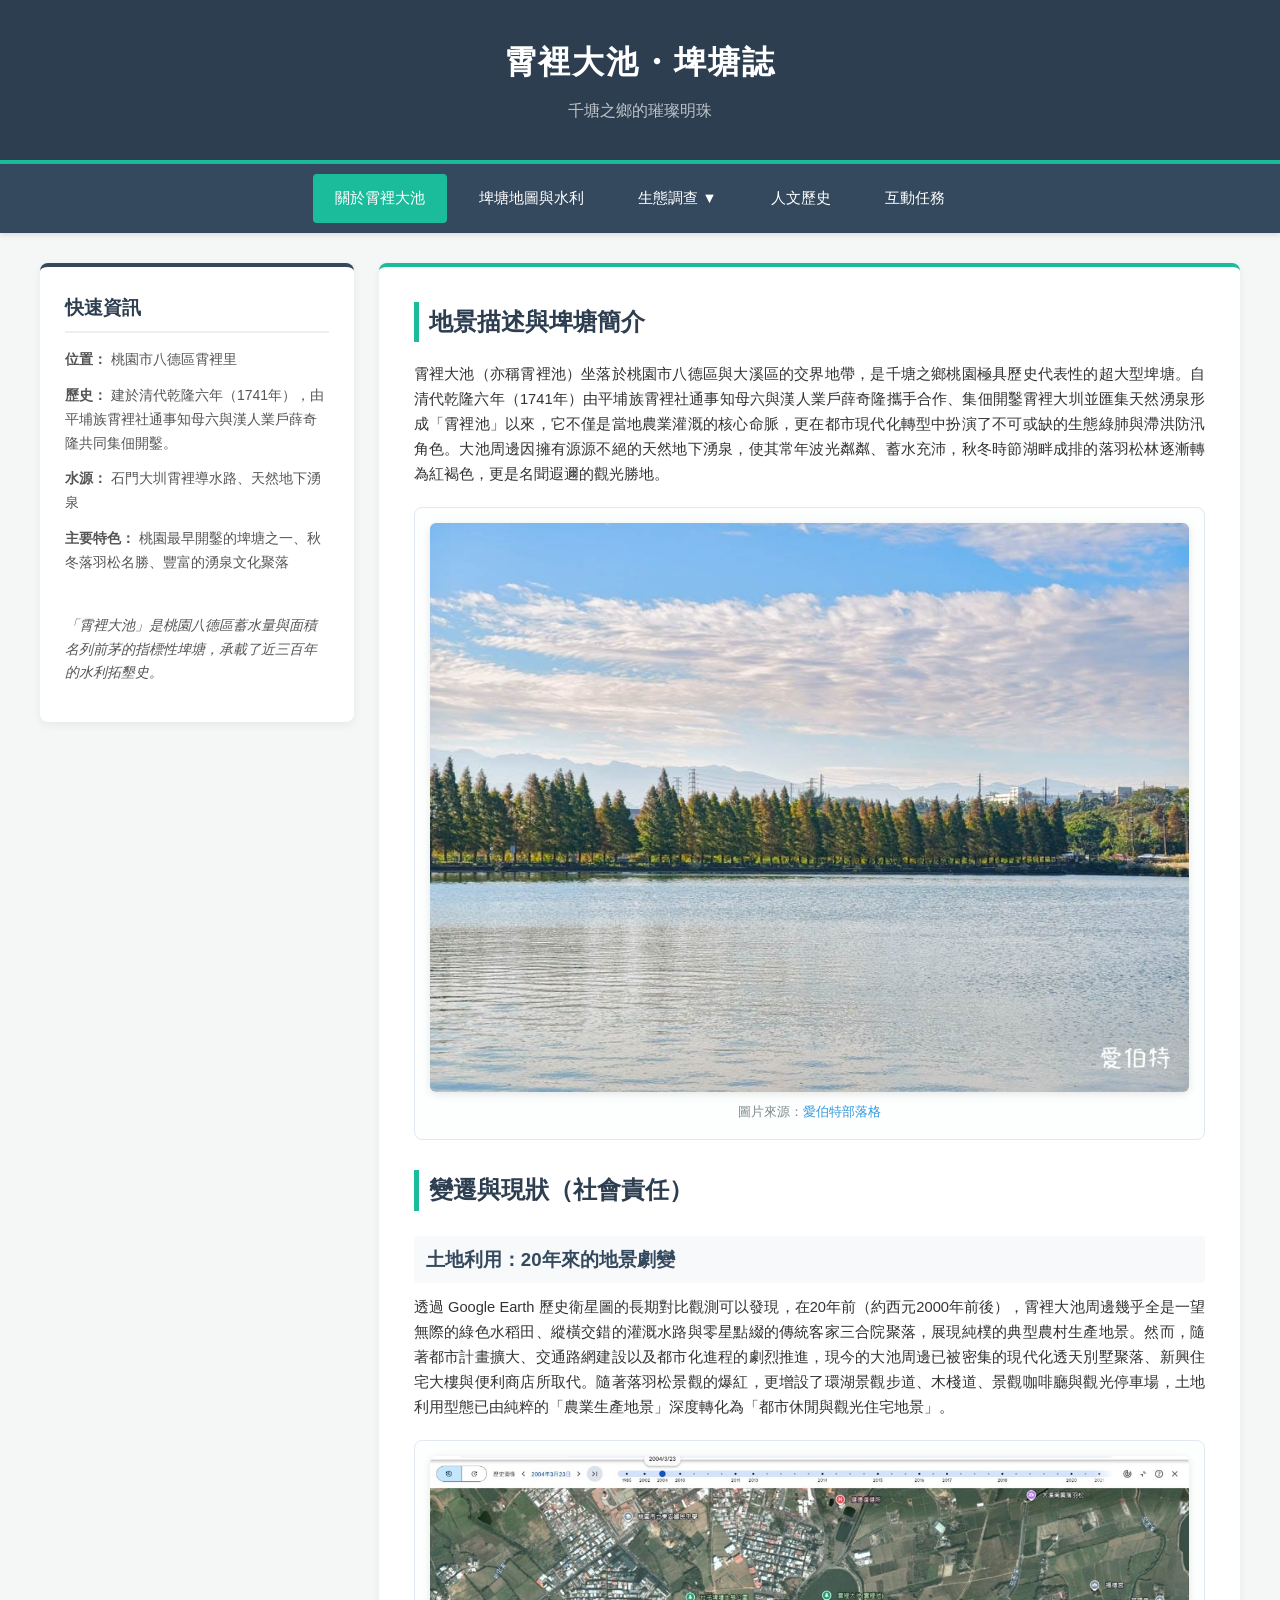
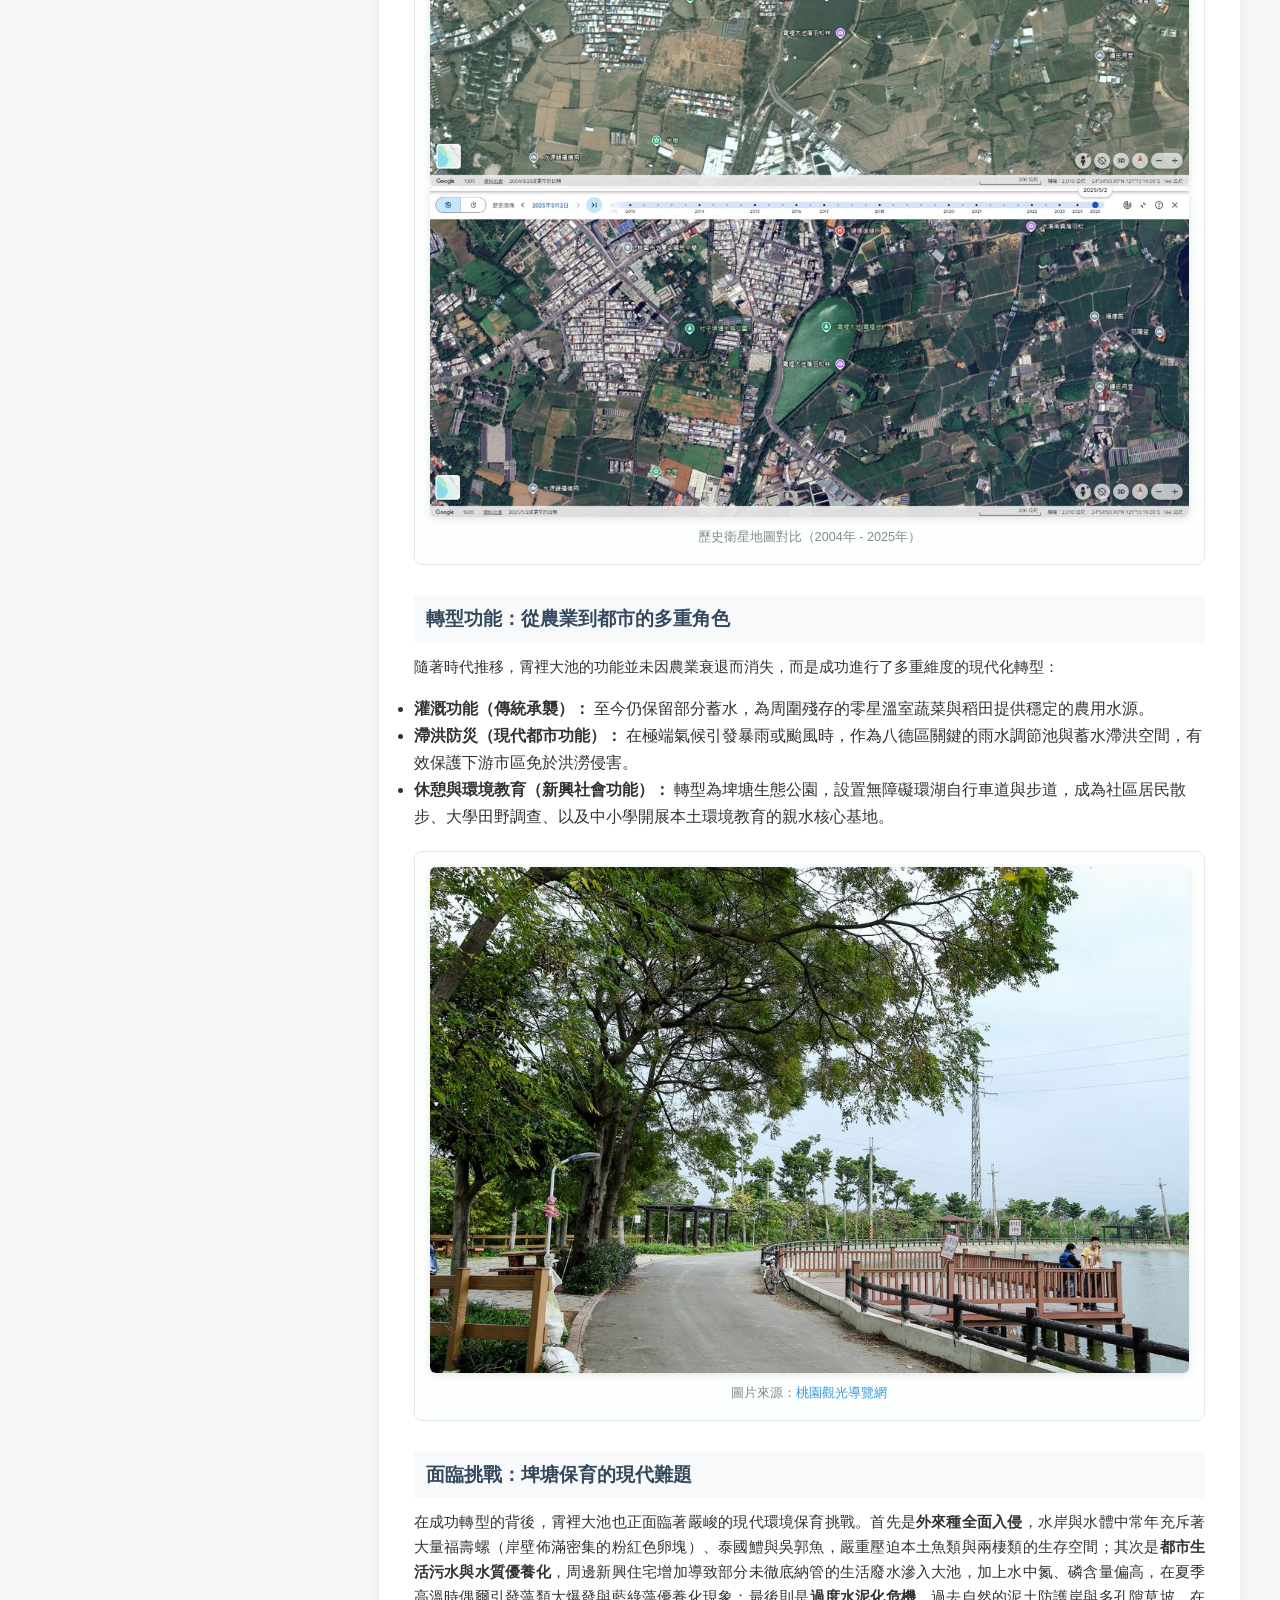
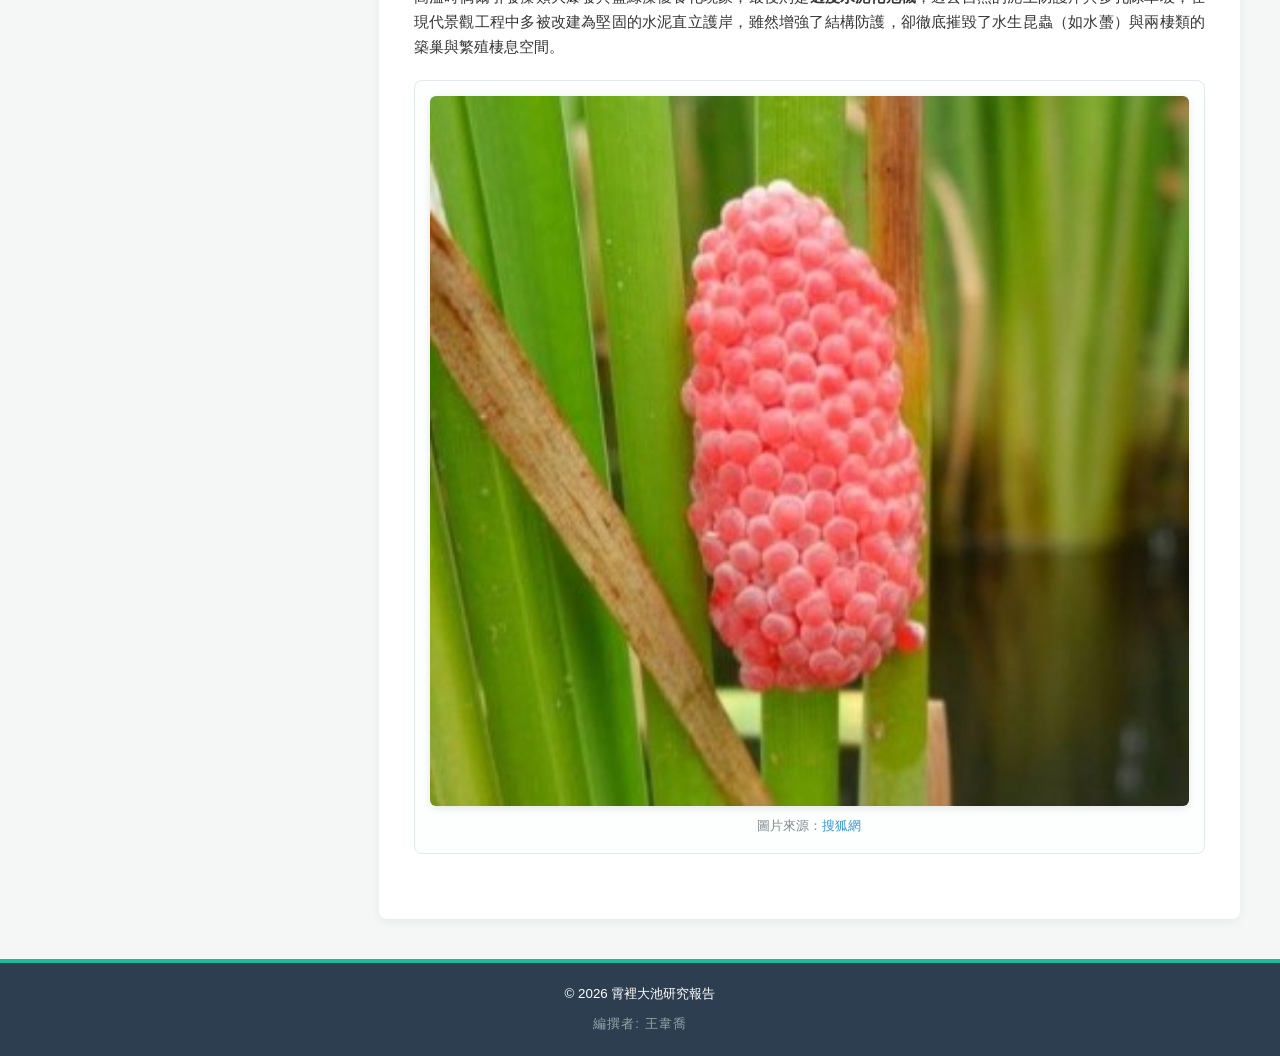
<file: index.html>
<!DOCTYPE html>
<html lang="zh-TW">
<head>
    <meta charset="UTF-8">
    <meta name="viewport" content="width=device-width, initial-scale=1.0">
    <title>桃園八德 - 霄裡大池生態導覽與田野調查</title>
    <link rel="stylesheet" href="style.css">
</head>
<body>

    <header class="site-header">
        <h1>霄裡大池・埤塘誌</h1>
        <p>千塘之鄉的璀璨明珠</p>
    </header>

    <nav class="navigation">
        <a href="index.html" class="active">關於霄裡大池</a>
        <a href="pondMap.html">埤塘地圖與水利</a>

        <div class="dropdown">
            <a href="#" class="">生態調查 ▼</a>
            <div class="dropdown-content">
                <a href="ecologyBirds.html" class="">鳥類生態</a>
                <a href="ecologyPlants.html" class="">植物生態</a>
                <a href="ecologyInsects.html" class="">昆蟲與水質</a>
            </div>
        </div>
    
        <a href="historyCulture.html">人文歷史</a>
        <a href="interactiveTasks.html">互動任務</a>
    </nav>

    <div class="container">
        
        <aside class="sidebar">
            <h3>快速資訊</h3>
            <p><strong>位置：</strong> 桃園市八德區霄裡里</p>
            <p><strong>歷史：</strong> 建於清代乾隆六年（1741年），由平埔族霄裡社通事知母六與漢人業戶薛奇隆共同集佃開鑿。</p>
            <p><strong>水源：</strong> 石門大圳霄裡導水路、天然地下湧泉</p>
            <p><strong>主要特色：</strong> 桃園最早開鑿的埤塘之一、秋冬落羽松名勝、豐富的湧泉文化聚落</p>
            <br>
            <p><em>「霄裡大池」是桃園八德區蓄水量與面積名列前茅的指標性埤塘，承載了近三百年的水利拓墾史。</em></p>
        </aside>

        <main class="main-content">
            <h2>地景描述與埤塘簡介</h2>
            <p>霄裡大池（亦稱霄裡池）坐落於桃園市八德區與大溪區的交界地帶，是千塘之鄉桃園極具歷史代表性的超大型埤塘。自清代乾隆六年（1741年）由平埔族霄裡社通事知母六與漢人業戶薛奇隆攜手合作、集佃開鑿霄裡大圳並匯集天然湧泉形成「霄裡池」以來，它不僅是當地農業灌溉的核心命脈，更在都市現代化轉型中扮演了不可或缺的生態綠肺與滯洪防汛角色。大池周邊因擁有源源不絕的天然地下湧泉，使其常年波光粼粼、蓄水充沛，秋冬時節湖畔成排的落羽松林逐漸轉為紅褐色，更是名聞遐邇的觀光勝地。</p>
            
            <div class="image-block">
                <img src="images/秋冬季節霄裡大池波光粼粼與翠綠金黃色落羽松的遠景全景照.jpg" alt="秋冬季節霄裡大池波光粼粼與紅褐色落羽松的遠景全景照">
                <p class="img-source">圖片來源：<a href="https://albertblog.tw/43120/baldcypress-xiaoli-dachi" target="_blank">愛伯特部落格</a></p>
            </div>

            <h2>變遷與現狀（社會責任）</h2>
            
            <h3>土地利用：20年來的地景劇變</h3>
            <p>透過 Google Earth 歷史衛星圖的長期對比觀測可以發現，在20年前（約西元2000年前後），霄裡大池周邊幾乎全是一望無際的綠色水稻田、縱橫交錯的灌溉水路與零星點綴的傳統客家三合院聚落，展現純樸的典型農村生產地景。然而，隨著都市計畫擴大、交通路網建設以及都市化進程的劇烈推進，現今的大池周邊已被密集的現代化透天別墅聚落、新興住宅大樓與便利商店所取代。隨著落羽松景觀的爆紅，更增設了環湖景觀步道、木棧道、景觀咖啡廳與觀光停車場，土地利用型態已由純粹的「農業生產地景」深度轉化為「都市休閒與觀光住宅地景」。</p>

            <div class="image-block">
                <img src="images/2004年.jpg" alt="2004年">
                <img src="images/2025年.jpg" alt="2025年">
                <p class="img-source">歷史衛星地圖對比（2004年 - 2025年）</p>
            </div>

            <h3>轉型功能：從農業到都市的多重角色</h3>
            <p>隨著時代推移，霄裡大池的功能並未因農業衰退而消失，而是成功進行了多重維度的現代化轉型：</p>
            <ul>
                <li><strong>灌溉功能（傳統承襲）：</strong> 至今仍保留部分蓄水，為周圍殘存的零星溫室蔬菜與稻田提供穩定的農用水源。</li>
                <li><strong>滯洪防災（現代都市功能）：</strong> 在極端氣候引發暴雨或颱風時，作為八德區關鍵的雨水調節池與蓄水滯洪空間，有效保護下游市區免於洪澇侵害。</li>
                <li><strong>休憩與環境教育（新興社會功能）：</strong> 轉型為埤塘生態公園，設置無障礙環湖自行車道與步道，成為社區居民散步、大學田野調查、以及中小學開展本土環境教育的親水核心基地。</li>
            </ul>

            <div class="image-block">
                <img src="images/環湖步道與親水空間.jpg" alt="環湖步道與親水空間">
                <p class="img-source">圖片來源：<a href="https://travel.tycg.gov.tw/zh-tw/travel/attraction/960" target="_blank">桃園觀光導覽網</a></p>
            </div>

            <h3>面臨挑戰：埤塘保育的現代難題</h3>
            <p>在成功轉型的背後，霄裡大池也正面臨著嚴峻的現代環境保育挑戰。首先是<strong>外來種全面入侵</strong>，水岸與水體中常年充斥著大量福壽螺（岸壁佈滿密集的粉紅色卵塊）、泰國鱧與吳郭魚，嚴重壓迫本土魚類與兩棲類的生存空間；其次是<strong>都市生活污水與水質優養化</strong>，周邊新興住宅增加導致部分未徹底納管的生活廢水滲入大池，加上水中氮、磷含量偏高，在夏季高溫時偶爾引發藻類大爆發與藍綠藻優養化現象；最後則是<strong>過度水泥化危機</strong>，過去自然的泥土防護岸與多孔隙草坡，在現代景觀工程中多被改建為堅固的水泥直立護岸，雖然增強了結構防護，卻徹底摧毀了水生昆蟲（如水蠆）與兩棲類的築巢與繁殖棲息空間。</p>

            <div class="image-block">
                <img src="images/福壽螺紅色卵塊.jpg" alt="福壽螺紅色卵塊">
                <p class="img-source">圖片來源：<a href="https://www.sohu.com/a/539940085_120132691" target="_blank">搜狐網</a></p>
            </div>
        </main>
    </div>

    <footer>
        <p>© 2026 霄裡大池研究報告</p>
        <p style="font-size: 10pt; color: #95a5a6; margin-top: 8px; letter-spacing: 1px;">編撰者: 王韋喬</p>
    </footer>

</body>
</html>
</file>
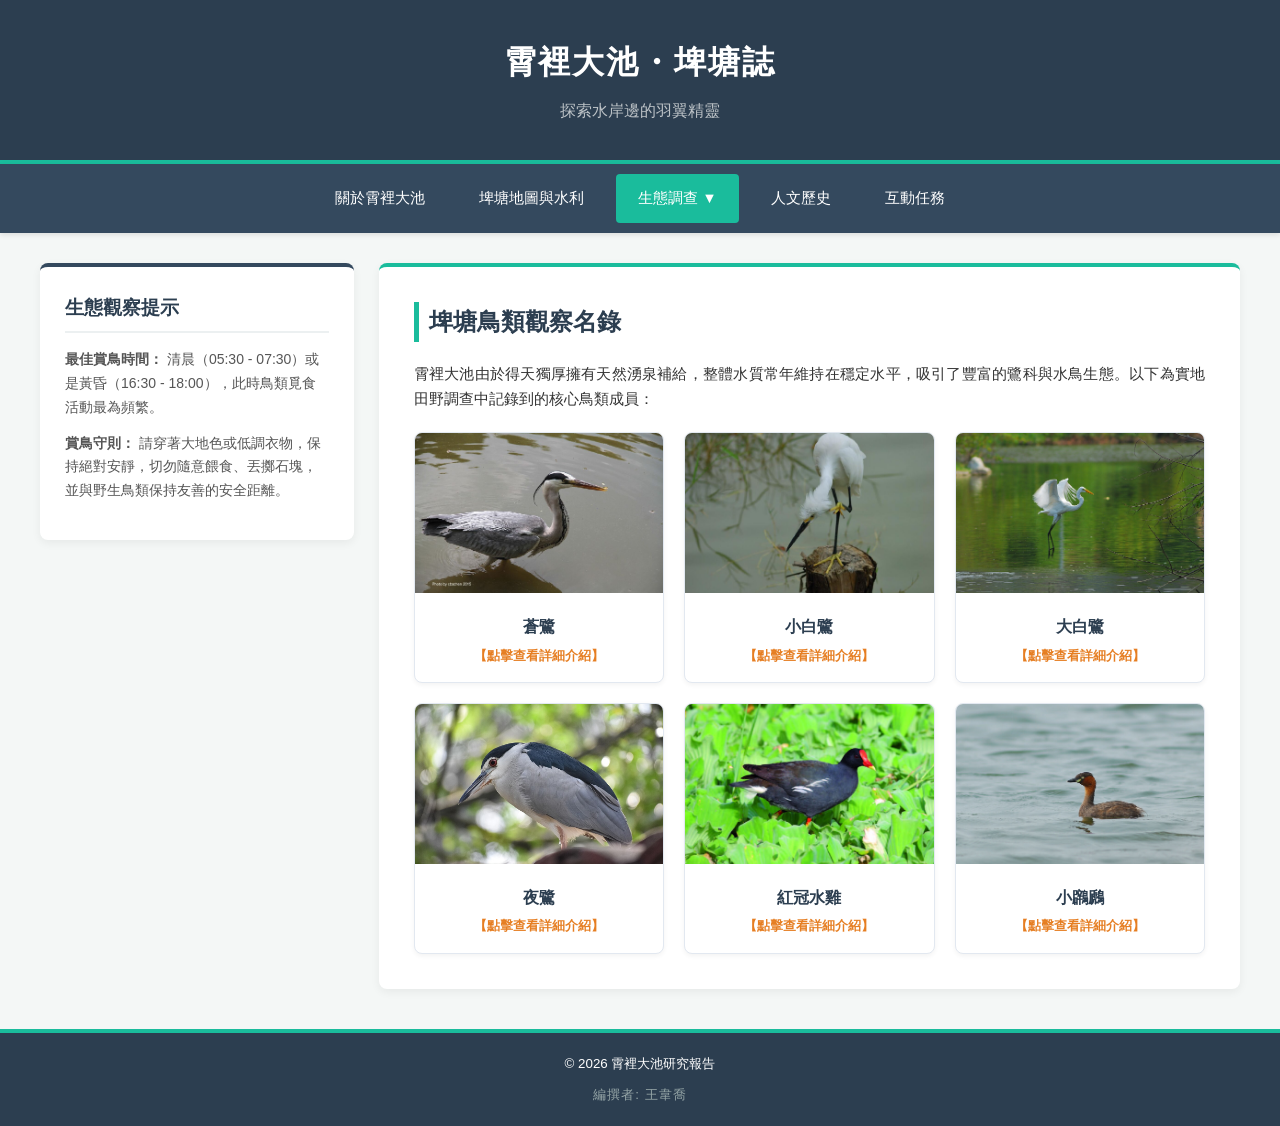
<file: ecologyBirds.html>
<!DOCTYPE html>
<html lang="zh-TW">
<head>
    <meta charset="UTF-8">
    <meta name="viewport" content="width=device-width, initial-scale=1.0">
    <title>鳥類生態 - 霄裡大池生態導覽</title>
    <link rel="stylesheet" href="style.css">
</head>
<body>

    <header class="site-header">
        <h1>霄裡大池・埤塘誌</h1>
        <p>探索水岸邊的羽翼精靈</p>
    </header>

    <nav class="navigation">
<a href="index.html">關於霄裡大池</a>
<a href="pondMap.html">埤塘地圖與水利</a>

    <div class="dropdown">
        <a href="#" class="active">生態調查 ▼</a>
        <div class="dropdown-content">
            <a href="ecologyBirds.html" class="sub-active">鳥類生態</a>
            <a href="ecologyPlants.html" class="">植物生態</a>
            <a href="ecologyInsects.html" class="">昆蟲與水質</a>
        </div>
    </div>
    
<a href="historyCulture.html">人文歷史</a>
<a href="interactiveTasks.html">互動任務</a>
    </nav>

    <div class="container">
        
        <aside class="sidebar">
            <h3>生態觀察提示</h3>
            <p><strong>最佳賞鳥時間：</strong> 清晨（05:30 - 07:30）或是黃昏（16:30 - 18:00），此時鳥類覓食活動最為頻繁。</p>
            <p><strong>賞鳥守則：</strong> 請穿著大地色或低調衣物，保持絕對安靜，切勿隨意餵食、丟擲石塊，並與野生鳥類保持友善的安全距離。</p>
        </aside>

        <main class="main-content">
            <h2>埤塘鳥類觀察名錄</h2>
            <p>霄裡大池由於得天獨厚擁有天然湧泉補給，整體水質常年維持在穩定水平，吸引了豐富的鷺科與水鳥生態。以下為實地田野調查中記錄到的核心鳥類成員：</p>
            
            <div class="card-container">
                
                <div class="card" onclick="this.classList.toggle('active-card')">
                    <img src="images/蒼鷺.jpg" alt="蒼鷺">
                    <h4>蒼鷺</h4>
                    <div class="click-hint">【點擊查看詳細介紹】</div>
                    <div class="card-details">
                        <p>體型高大威猛，全體羽毛呈灰色。常長時間如雕像般靜立於大池淺水區等待小魚游過。</p>
                    </div>
                </div>

                <div class="card" onclick="this.classList.toggle('active-card')">
                    <img src="images/小白鷺.jpg" alt="小白鷺">
                    <h4>小白鷺</h4>
                    <div class="click-hint">【點擊查看詳細介紹】</div>
                    <div class="card-details">
                        <p>全身體羽潔白如雪，黑色的嘴喙，最顯著的特徵是其鮮黃色的腳趾。</p>
                    </div>
                </div>

                <div class="card" onclick="this.classList.toggle('active-card')">
                    <img src="images/大白鷺.jpg" alt="大白鷺">
                    <h4>大白鷺</h4>
                    <div class="click-hint">【點擊查看詳細介紹】</div>
                    <div class="card-details">
                        <p>體型明顯較小白鷺大上數倍，嘴喙呈黃色。其脖子線條極長且常彎曲成優美的 S 型。</p>
                    </div>
                </div>

                <div class="card" onclick="this.classList.toggle('active-card')">
                    <img src="images/夜鷺.jpg" alt="夜鷺">
                    <h4>夜鷺</h4>
                    <div class="click-hint">【點擊查看詳細介紹】</div>
                    <div class="card-details">
                        <p>俗稱「暗光鳥」。雙眼呈血紅色，頭頂有白色飾羽。晨昏與夜間活動最為活躍。</p>
                    </div>
                </div>

                <div class="card" onclick="this.classList.toggle('active-card')">
                    <img src="images/紅冠水雞.jpg" alt="紅冠水雞">
                    <h4>紅冠水雞</h4>
                    <div class="click-hint">【點擊查看詳細介紹】</div>
                    <div class="card-details">
                        <p>常見的留鳥，額頭有醒目的紅色，擅長在水草間游泳穿梭。</p>
                    </div>
                </div>

                <div class="card" onclick="this.classList.toggle('active-card')">
                    <img src="images/小鸊鷉.jpg" alt="小鸊鷉">
                    <h4>小鸊鷉</h4>
                    <div class="click-hint">【點擊查看詳細介紹】</div>
                    <div class="card-details">
                        <p>體型嬌小，是潛水高手，遇到危險時會迅速潛入水中躲避。</p>
                    </div>
                </div>

            </div>
        </main>
    </div>


   <footer>
        <p>© 2026 霄裡大池研究報告</p>
        <p style="font-size: 10pt; color: #95a5a6; margin-top: 8px; letter-spacing: 1px;">編撰者: 王韋喬</p>
    </footer>

</body>
</html>
</file>
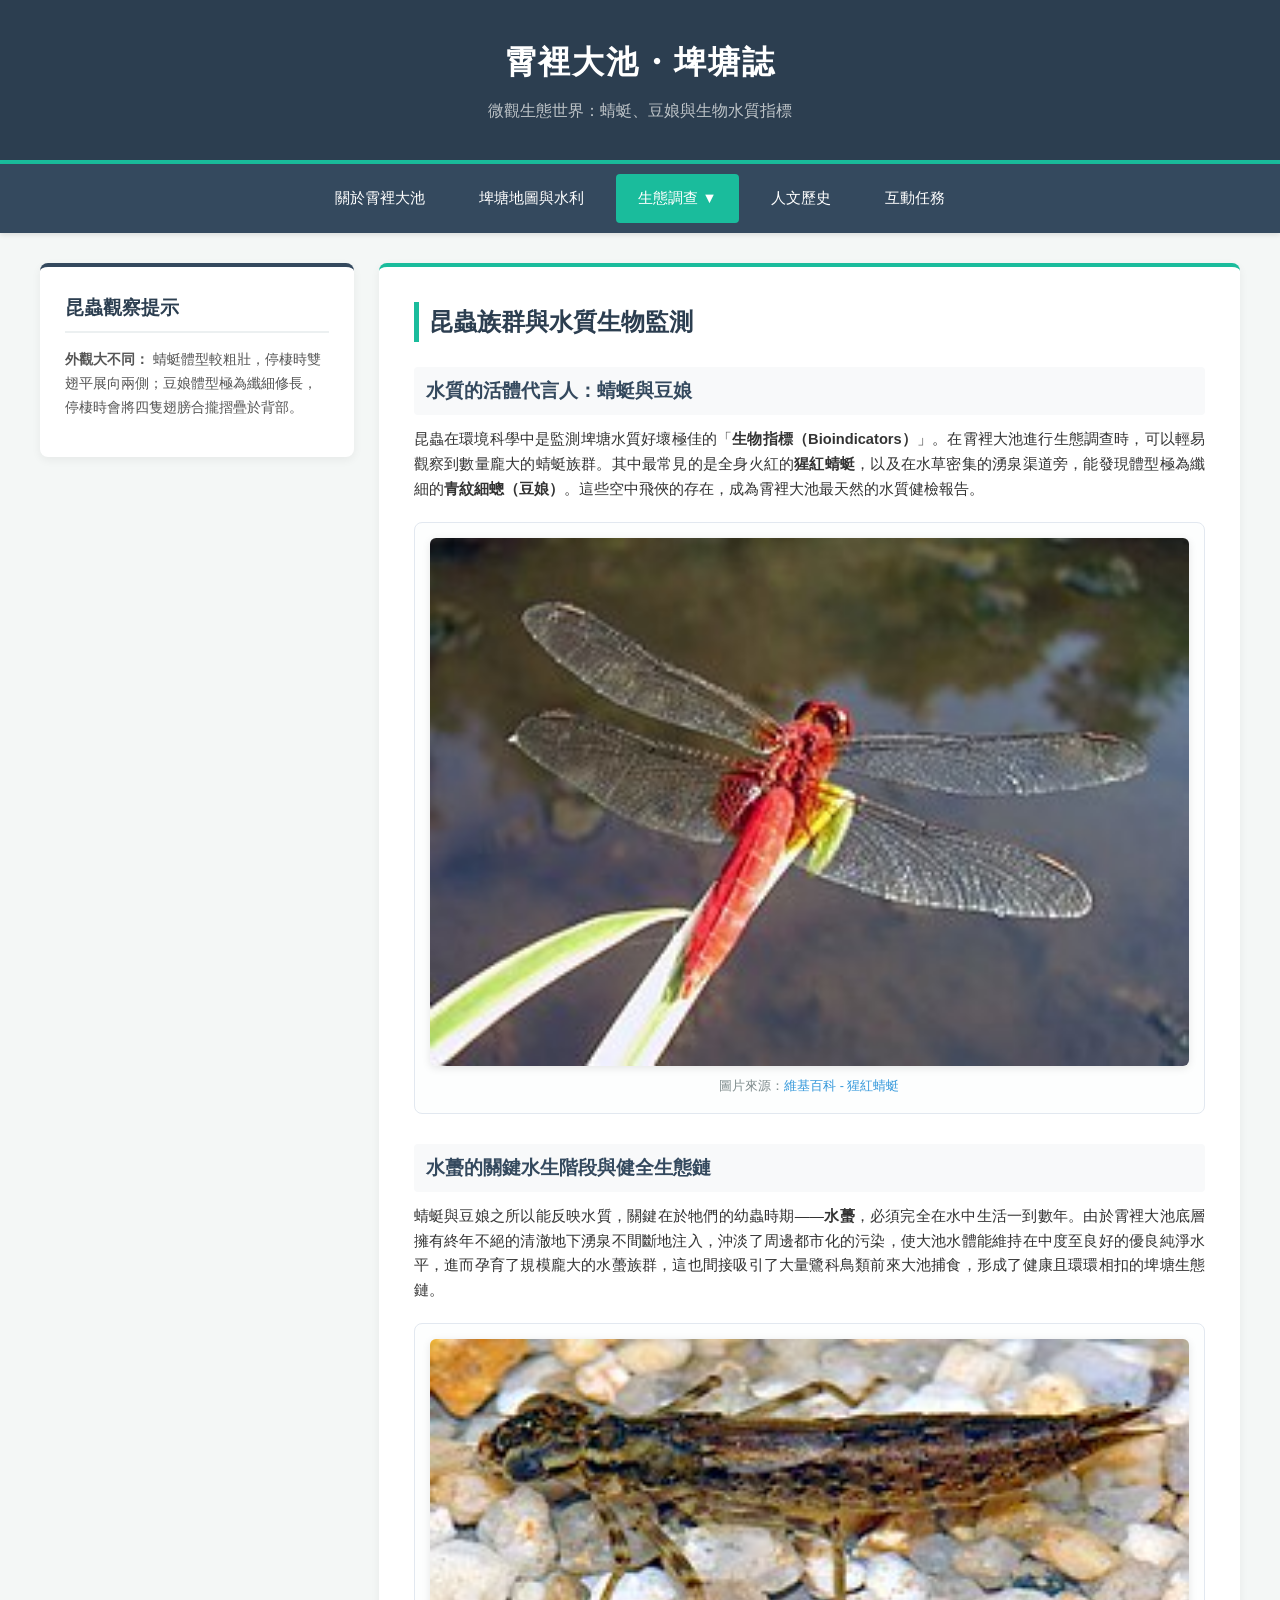
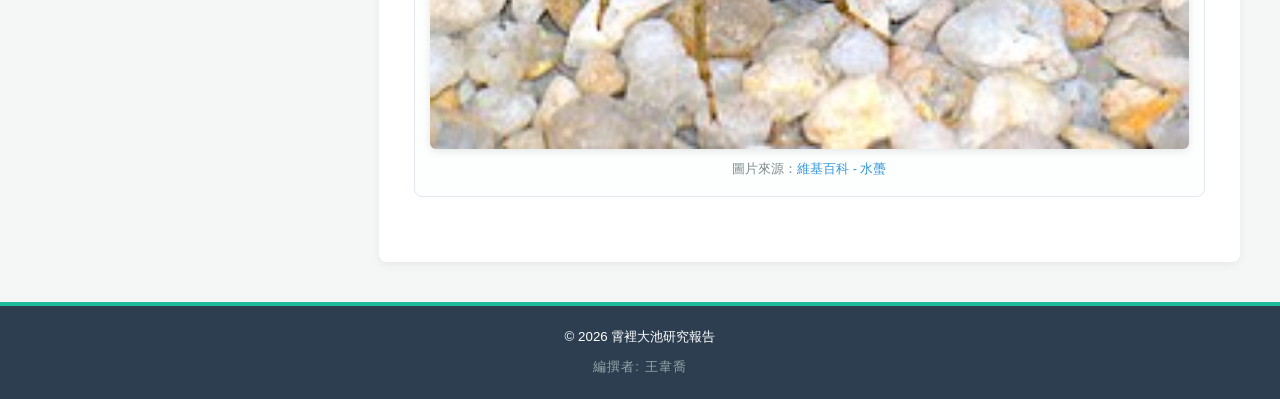
<file: ecologyInsects.html>
<!DOCTYPE html>
<html lang="zh-TW">
<head>
    <meta charset="UTF-8">
    <meta name="viewport" content="width=device-width, initial-scale=1.0">
    <title>昆蟲與水質 - 霄裡大池生態導覽</title>
    <link rel="stylesheet" href="style.css">
</head>
<body>

    <header class="site-header">
        <h1>霄裡大池・埤塘誌</h1>
        <p>微觀生態世界：蜻蜓、豆娘與生物水質指標</p>
    </header>

    <nav class="navigation">
        <a href="index.html">關於霄裡大池</a>
        <a href="pondMap.html">埤塘地圖與水利</a>
        <div class="dropdown">
            <a href="#" class="active">生態調查 ▼</a>
            <div class="dropdown-content">
                <a href="ecologyBirds.html" class="">鳥類生態</a>
                <a href="ecologyPlants.html" class="">植物生態</a>
                <a href="ecologyInsects.html" class="sub-active">昆蟲與水質</a>
            </div>
        </div>
        <a href="historyCulture.html">人文歷史</a>
        <a href="interactiveTasks.html">互動任務</a>
    </nav>

    <div class="container">
        
        <aside class="sidebar">
            <h3>昆蟲觀察提示</h3>
            <p><strong>外觀大不同：</strong> 蜻蜓體型較粗壯，停棲時雙翅平展向兩側；豆娘體型極為纖細修長，停棲時會將四隻翅膀合攏摺疊於背部。</p>
        </aside>

        <main class="main-content">
            <h2>昆蟲族群與水質生物監測</h2>
            
            <h3>水質的活體代言人：蜻蜓與豆娘</h3>
            <p>昆蟲在環境科學中是監測埤塘水質好壞極佳的「<strong>生物指標（Bioindicators）</strong>」。在霄裡大池進行生態調查時，可以輕易觀察到數量龐大的蜻蜓族群。其中最常見的是全身火紅的<strong>猩紅蜻蜓</strong>，以及在水草密集的湧泉渠道旁，能發現體型極為纖細的<strong>青紋細蟌（豆娘）</strong>。這些空中飛俠的存在，成為霄裡大池最天然的水質健檢報告。</p>

            <div class="image-block">
                <img src="images/猩紅蜻蜓特寫.jpg" alt="猩紅蜻蜓特寫">
                <p class="img-source">圖片來源：<a href="https://zh.wikipedia.org/w/index.php?title=%E7%8C%A9%E7%BA%A2%E8%9C%BB%E8%9C%93&oldformat=true" target="_blank">維基百科 - 猩紅蜻蜓</a></p>
            </div>

            <h3>水蠆的關鍵水生階段與健全生態鏈</h3>
            <p>蜻蜓與豆娘之所以能反映水質，關鍵在於牠們的幼蟲時期——<strong>水蠆</strong>，必須完全在水中生活一到數年。由於霄裡大池底層擁有終年不絕的清澈地下湧泉不間斷地注入，沖淡了周邊都市化的污染，使大池水體能維持在中度至良好的優良純淨水平，進而孕育了規模龐大的水蠆族群，這也間接吸引了大量鷺科鳥類前來大池捕食，形成了健康且環環相扣的埤塘生態鏈。</p>

            <div class="image-block">
                <img src="images/水蠆.jpg" alt="水蠆">
                <p class="img-source">圖片來源：<a href="https://zh.wikipedia.org/zh-tw/%E6%B0%B4%E8%99%BF" target="_blank">維基百科 - 水蠆</a></p>
            </div>

        </main>
    </div>

    <footer>
        <p>© 2026 霄裡大池研究報告</p>
        <p style="font-size: 10pt; color: #95a5a6; margin-top: 8px; letter-spacing: 1px;">編撰者: 王韋喬</p>
    </footer>

</body>
</html>
</file>
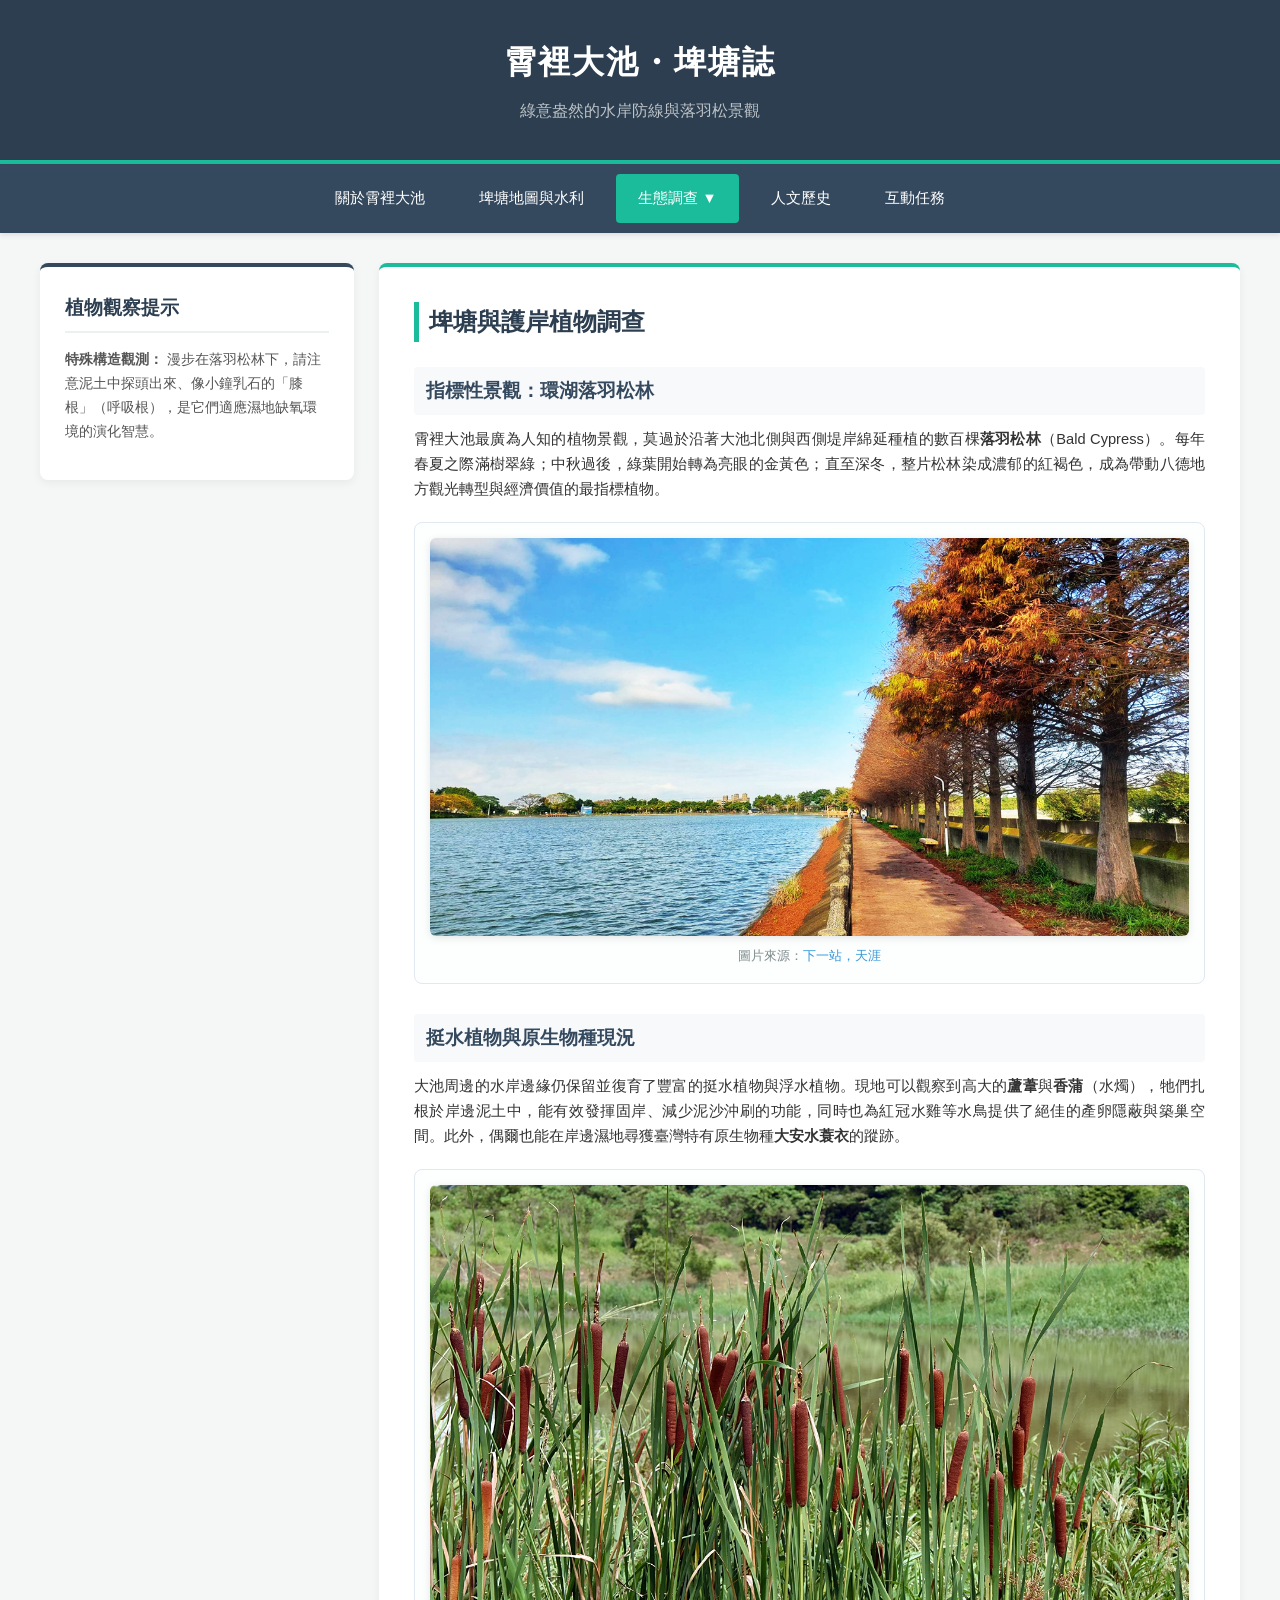
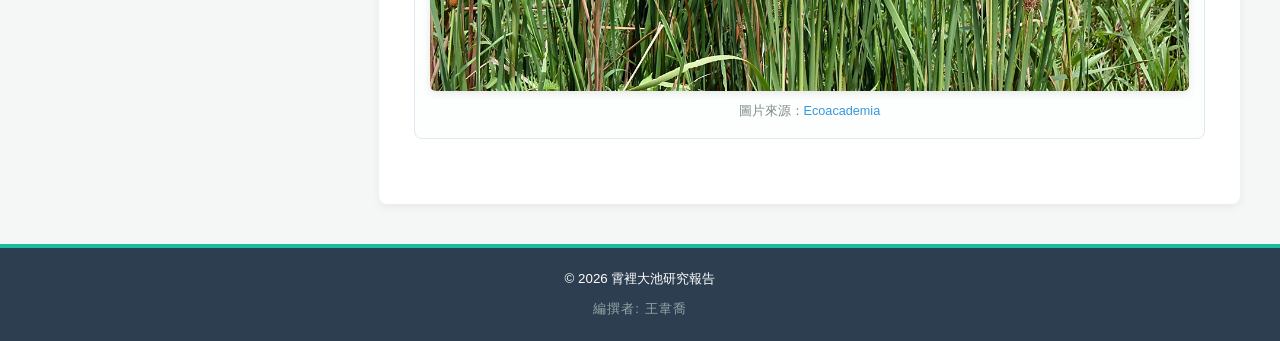
<file: ecologyPlants.html>
<!DOCTYPE html>
<html lang="zh-TW">
<head>
    <meta charset="UTF-8">
    <meta name="viewport" content="width=device-width, initial-scale=1.0">
    <title>植物生態 - 霄裡大池生態導覽</title>
    <link rel="stylesheet" href="style.css">
</head>
<body>

    <header class="site-header">
        <h1>霄裡大池・埤塘誌</h1>
        <p>綠意盎然的水岸防線與落羽松景觀</p>
    </header>

    <nav class="navigation">
        <a href="index.html">關於霄裡大池</a>
        <a href="pondMap.html">埤塘地圖與水利</a>
        <div class="dropdown">
            <a href="#" class="active">生態調查 ▼</a>
            <div class="dropdown-content">
                <a href="ecologyBirds.html" class="">鳥類生態</a>
                <a href="ecologyPlants.html" class="sub-active">植物生態</a>
                <a href="ecologyInsects.html" class="">昆蟲與水質</a>
            </div>
        </div>
        <a href="historyCulture.html">人文歷史</a>
        <a href="interactiveTasks.html">互動任務</a>
    </nav>

    <div class="container">
        
        <aside class="sidebar">
            <h3>植物觀察提示</h3>
            <p><strong>特殊構造觀測：</strong> 漫步在落羽松林下，請注意泥土中探頭出來、像小鐘乳石的「膝根」（呼吸根），是它們適應濕地缺氧環境的演化智慧。</p>
        </aside>

        <main class="main-content">
            <h2>埤塘與護岸植物調查</h2>
            
            <h3>指標性景觀：環湖落羽松林</h3>
            <p>霄裡大池最廣為人知的植物景觀，莫過於沿著大池北側與西側堤岸綿延種植的數百棵<strong>落羽松林</strong>（Bald Cypress）。每年春夏之際滿樹翠綠；中秋過後，綠葉開始轉為亮眼的金黃色；直至深冬，整片松林染成濃郁的紅褐色，成為帶動八德地方觀光轉型與經濟價值的最指標植物。</p>

            <div class="image-block">
                <img src="images/秋冬落羽松特寫.jpg" alt="秋冬落羽松特寫">
                <p class="img-source">圖片來源：<a href="https://tianya.tw/xiaoli-baldcypress/" target="_blank">下一站，天涯</a></p>
            </div>

            <h3>挺水植物與原生物種現況</h3>
            <p>大池周邊的水岸邊緣仍保留並復育了豐富的挺水植物與浮水植物。現地可以觀察到高大的<strong>蘆葦</strong>與<strong>香蒲</strong>（水燭），牠們扎根於岸邊泥土中，能有效發揮固岸、減少泥沙沖刷的功能，同時也為紅冠水雞等水鳥提供了絕佳的產卵隱蔽與築巢空間。此外，偶爾也能在岸邊濕地尋獲臺灣特有原生物種<strong>大安水蓑衣</strong>的蹤跡。</p>

            <div class="image-block">
                <img src="images/蘆葦與香蒲.jpg" alt="蘆葦與香蒲">
                <p class="img-source">圖片來源：<a href="https://ecoacademia.org/site/species.jsf?id=21,42" target="_blank">Ecoacademia</a></p>
            </div>

        </main>
    </div>

    <footer>
        <p>© 2026 霄裡大池研究報告</p>
        <p style="font-size: 10pt; color: #95a5a6; margin-top: 8px; letter-spacing: 1px;">編撰者: 王韋喬</p>
    </footer>

</body>
</html>
</file>
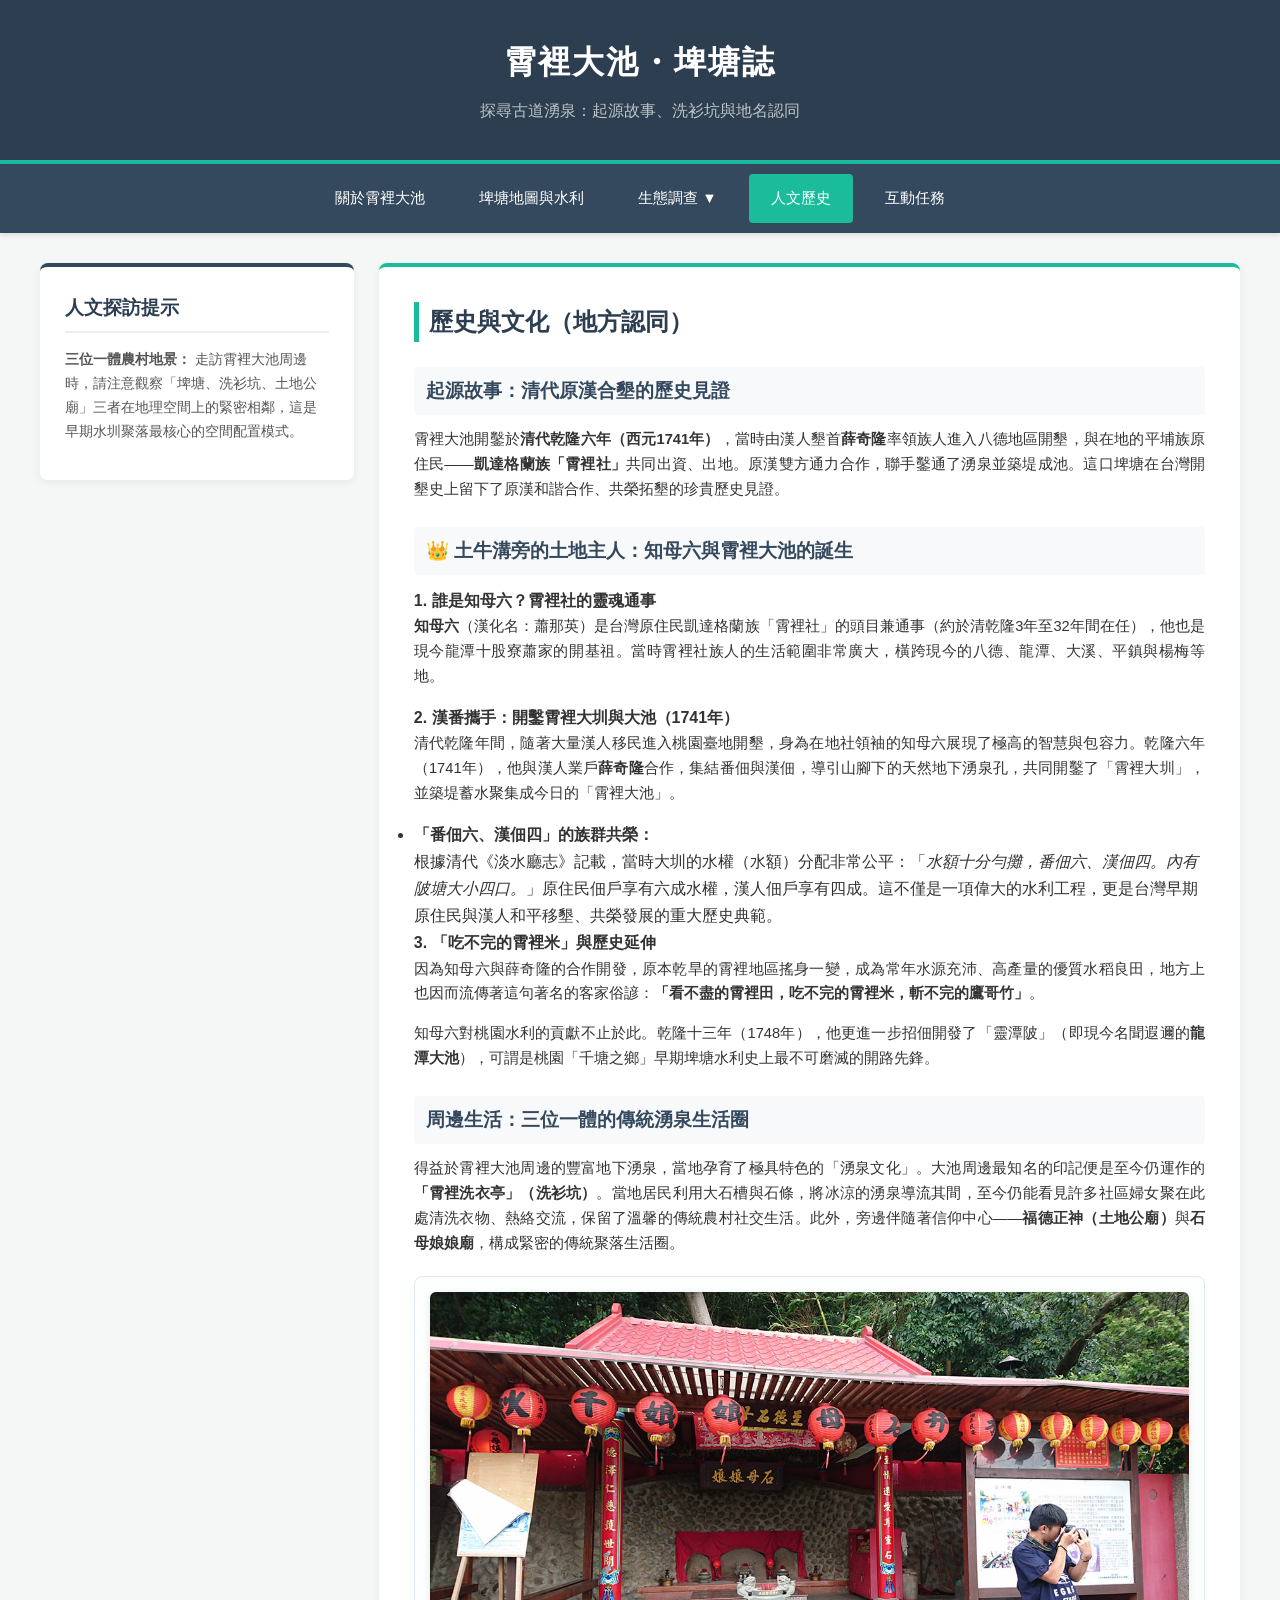
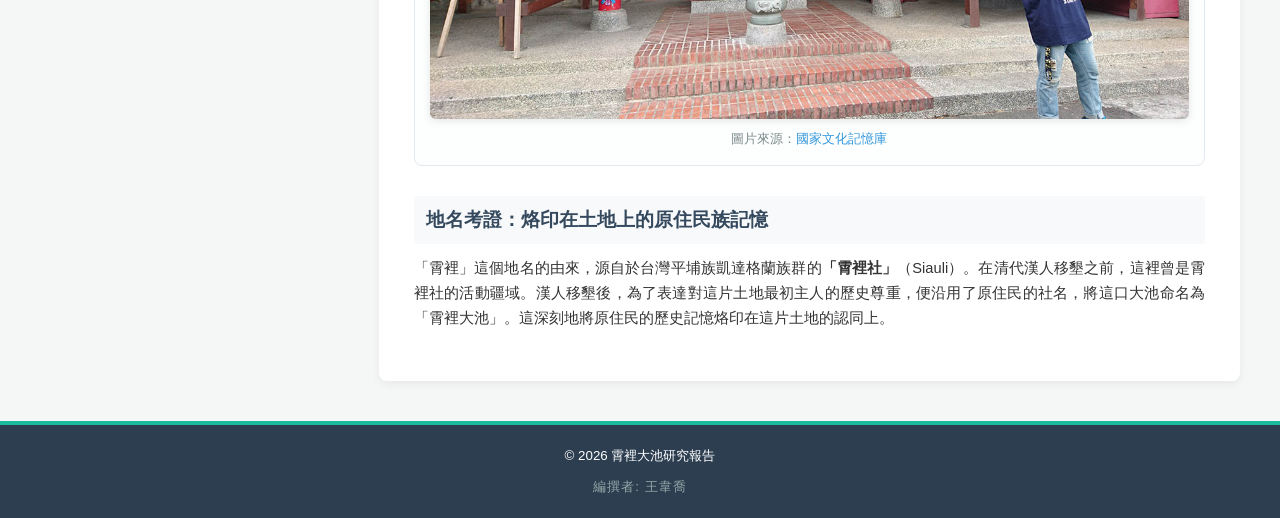
<file: historyCulture.html>
<!DOCTYPE html>
<html lang="zh-TW">
<head>
    <meta charset="UTF-8">
    <meta name="viewport" content="width=device-width, initial-scale=1.0">
    <title>歷史與文化 - 霄裡大池人文考證</title>
    <link rel="stylesheet" href="style.css">
</head>
<body>

    <header class="site-header">
        <h1>霄裡大池・埤塘誌</h1>
        <p>探尋古道湧泉：起源故事、洗衫坑與地名認同</p>
    </header>

    <nav class="navigation">
        <a href="index.html">關於霄裡大池</a>
        <a href="pondMap.html">埤塘地圖與水利</a>
        <div class="dropdown">
            <a href="#" class="">生態調查 ▼</a>
            <div class="dropdown-content">
                <a href="ecologyBirds.html" class="">鳥類生態</a>
                <a href="ecologyPlants.html" class="">植物生態</a>
                <a href="ecologyInsects.html" class="">昆蟲與水質</a>
            </div>
        </div>
        <a href="historyCulture.html" class="active">人文歷史</a>
        <a href="interactiveTasks.html">互動任務</a>
    </nav>

    <div class="container">
        
        <aside class="sidebar">
            <h3>人文探訪提示</h3>
            <p><strong>三位一體農村地景：</strong> 走訪霄裡大池周邊時，請注意觀察「埤塘、洗衫坑、土地公廟」三者在地理空間上的緊密相鄰，這是早期水圳聚落最核心的空間配置模式。</p>
        </aside>

        <main class="main-content">
            <h2>歷史與文化（地方認同）</h2>
            
            <h3>起源故事：清代原漢合墾的歷史見證</h3>
            <p>霄裡大池開鑿於<strong>清代乾隆六年（西元1741年）</strong>，當時由漢人墾首<strong>薛奇隆</strong>率領族人進入八德地區開墾，與在地的平埔族原住民——<strong>凱達格蘭族「霄裡社」</strong>共同出資、出地。原漢雙方通力合作，聯手鑿通了湧泉並築堤成池。這口埤塘在台灣開墾史上留下了原漢和諧合作、共榮拓墾的珍貴歷史見證。</p>

            <h3>👑 土牛溝旁的土地主人：知母六與霄裡大池的誕生</h3>
            
            <h4>1. 誰是知母六？霄裡社的靈魂通事</h4>
            <p><strong>知母六</strong>（漢化名：蕭那英）是台灣原住民凱達格蘭族「霄裡社」的頭目兼通事（約於清乾隆3年至32年間在任），他也是現今龍潭十股寮蕭家的開基祖。當時霄裡社族人的生活範圍非常廣大，橫跨現今的八德、龍潭、大溪、平鎮與楊梅等地。</p>
            
            <h4>2. 漢番攜手：開鑿霄裡大圳與大池（1741年）</h4>
            <p>清代乾隆年間，隨著大量漢人移民進入桃園臺地開墾，身為在地社領袖的知母六展現了極高的智慧與包容力。乾隆六年（1741年），他與漢人業戶<strong>薛奇隆</strong>合作，集結番佃與漢佃，導引山腳下的天然地下湧泉孔，共同開鑿了「霄裡大圳」，並築堤蓄水聚集成今日的「霄裡大池」。</p>
            
            <ul>
                <li><strong>「番佃六、漢佃四」的族群共榮：</strong><br>
                根據清代《淡水廳志》記載，當時大圳的水權（水額）分配非常公平：「<em>水額十分勻攤，番佃六、漢佃四。內有陂塘大小四口。</em>」原住民佃戶享有六成水權，漢人佃戶享有四成。這不僅是一項偉大的水利工程，更是台灣早期原住民與漢人和平移墾、共榮發展的重大歷史典範。</li>
            </ul>

            <h4>3. 「吃不完的霄裡米」與歷史延伸</h4>
            <p>因為知母六與薛奇隆的合作開發，原本乾旱的霄裡地區搖身一變，成為常年水源充沛、高產量的優質水稻良田，地方上也因而流傳著這句著名的客家俗諺：<strong>「看不盡的霄裡田，吃不完的霄裡米，斬不完的鷹哥竹」</strong>。</p>
            
            <p>知母六對桃園水利的貢獻不止於此。乾隆十三年（1748年），他更進一步招佃開發了「靈潭陂」（即現今名聞遐邇的<strong>龍潭大池</strong>），可謂是桃園「千塘之鄉」早期埤塘水利史上最不可磨滅的開路先鋒。</p>
            <h3>周邊生活：三位一體的傳統湧泉生活圈</h3>
            <p>得益於霄裡大池周邊的豐富地下湧泉，當地孕育了極具特色的「湧泉文化」。大池周邊最知名的印記便是至今仍運作的<strong>「霄裡洗衣亭」（洗衫坑）</strong>。當地居民利用大石槽與石條，將冰涼的湧泉導流其間，至今仍能看見許多社區婦女聚在此處清洗衣物、熱絡交流，保留了溫馨的傳統農村社交生活。此外，旁邊伴隨著信仰中心——<strong>福德正神（土地公廟）</strong>與<strong>石母娘娘廟</strong>，構成緊密的傳統聚落生活圈。</p>

            <div class="image-block">
                <img src="images/霄裡洗衣亭 洗衫坑.jpg" alt="霄裡洗衣亭/洗衫坑">
                <p class="img-source">圖片來源：<a href="https://tcmb.culture.tw/zh-tw/detail?indexCode=Culture_Place&id=178577" target="_blank">國家文化記憶庫</a></p>
            </div>

            <h3>地名考證：烙印在土地上的原住民族記憶</h3>
            <p>「霄裡」這個地名的由來，源自於台灣平埔族凱達格蘭族群的<strong>「霄裡社」</strong>（Siauli）。在清代漢人移墾之前，這裡曾是霄裡社的活動疆域。漢人移墾後，為了表達對這片土地最初主人的歷史尊重，便沿用了原住民的社名，將這口大池命名為「霄裡大池」。這深刻地將原住民的歷史記憶烙印在這片土地的認同上。</p>

        </main>
    </div>

    <footer>
        <p>© 2026 霄裡大池研究報告</p>
        <p style="font-size: 10pt; color: #95a5a6; margin-top: 8px; letter-spacing: 1px;">編撰者: 王韋喬</p>
    </footer>

</body>
</html>
</file>
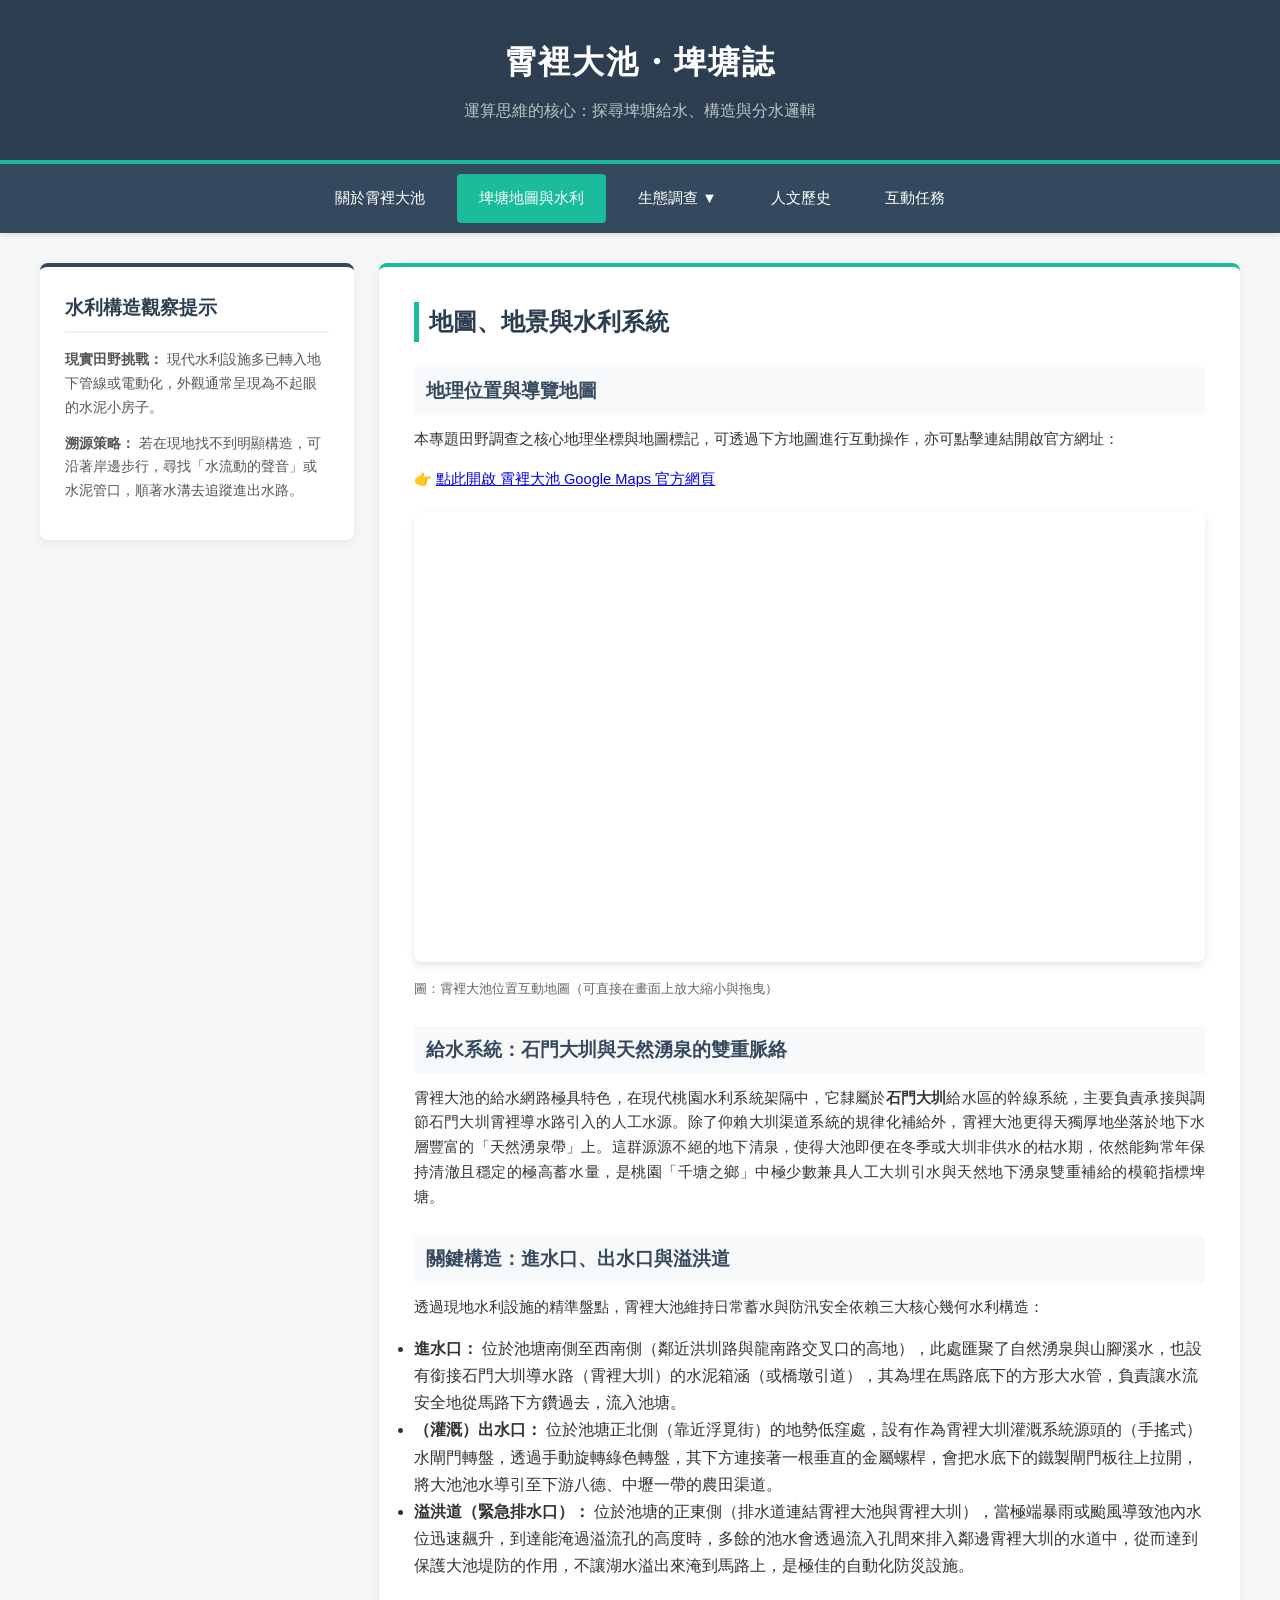
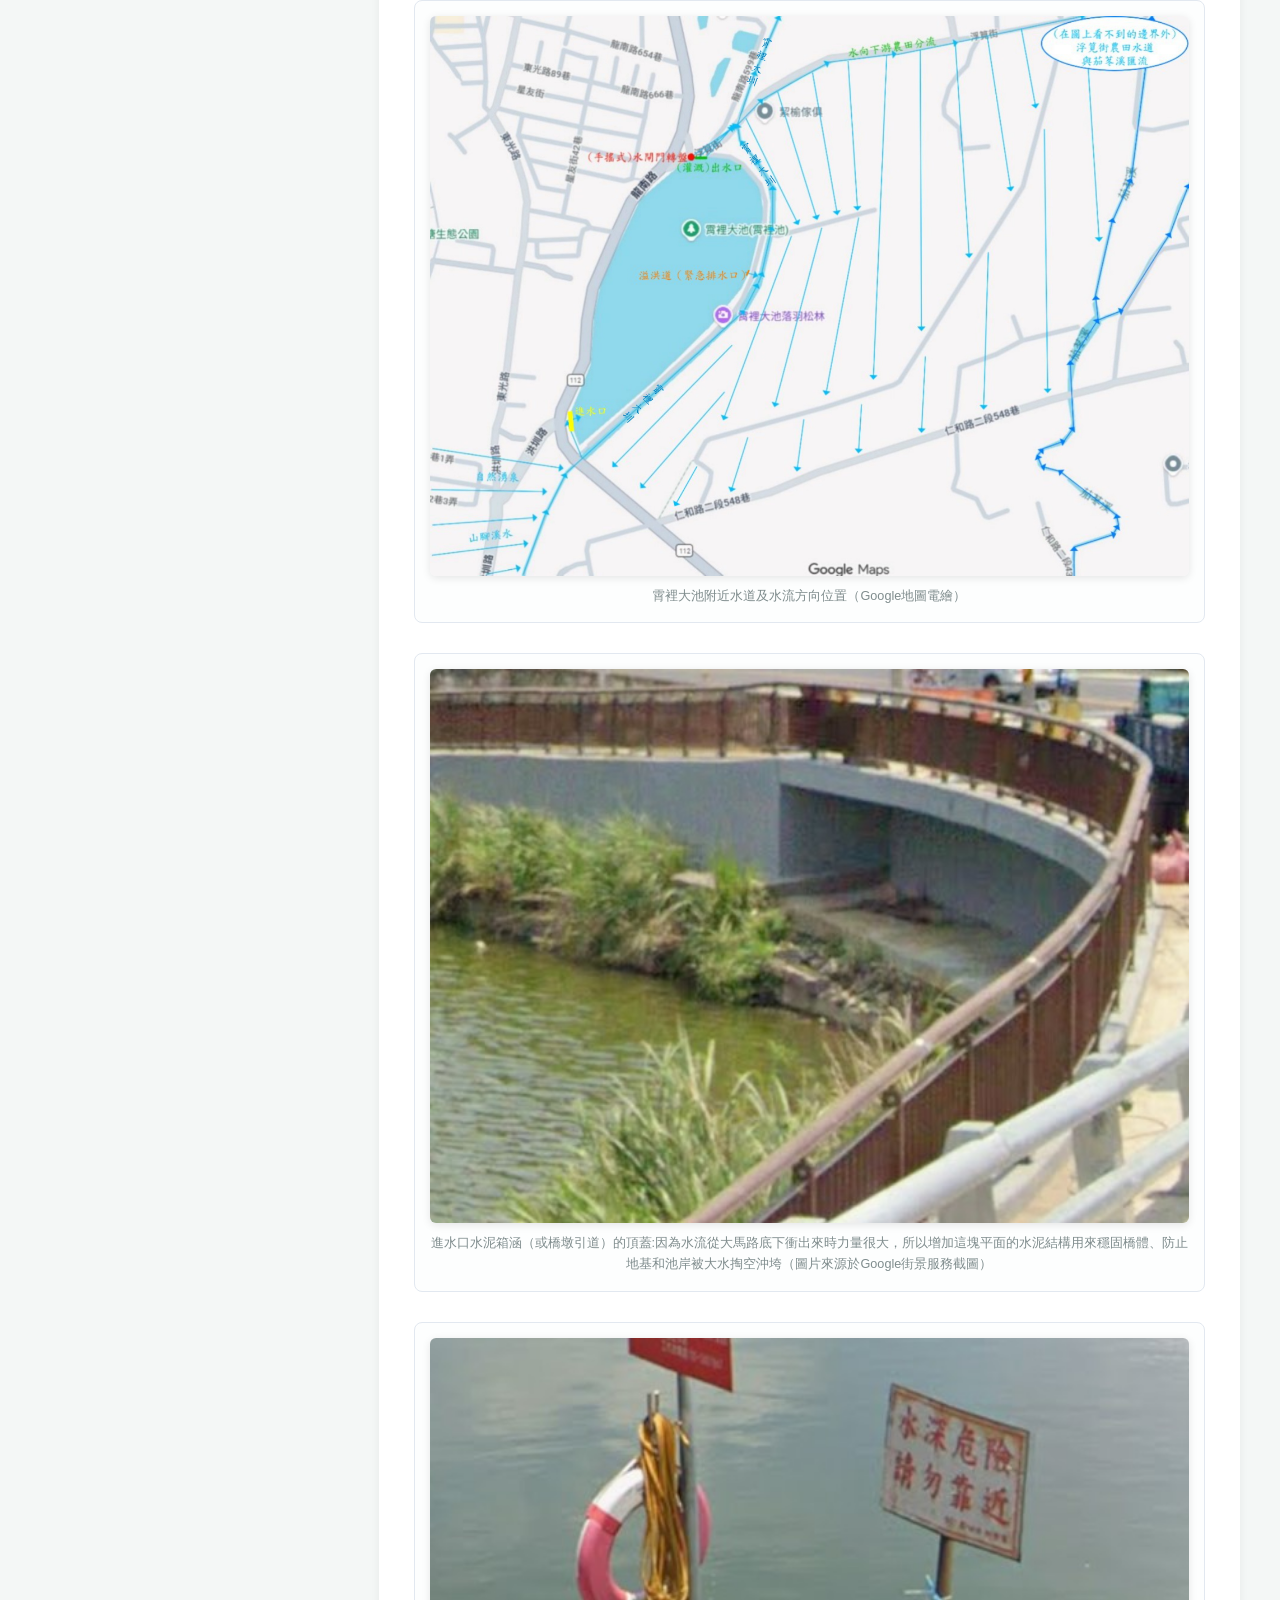
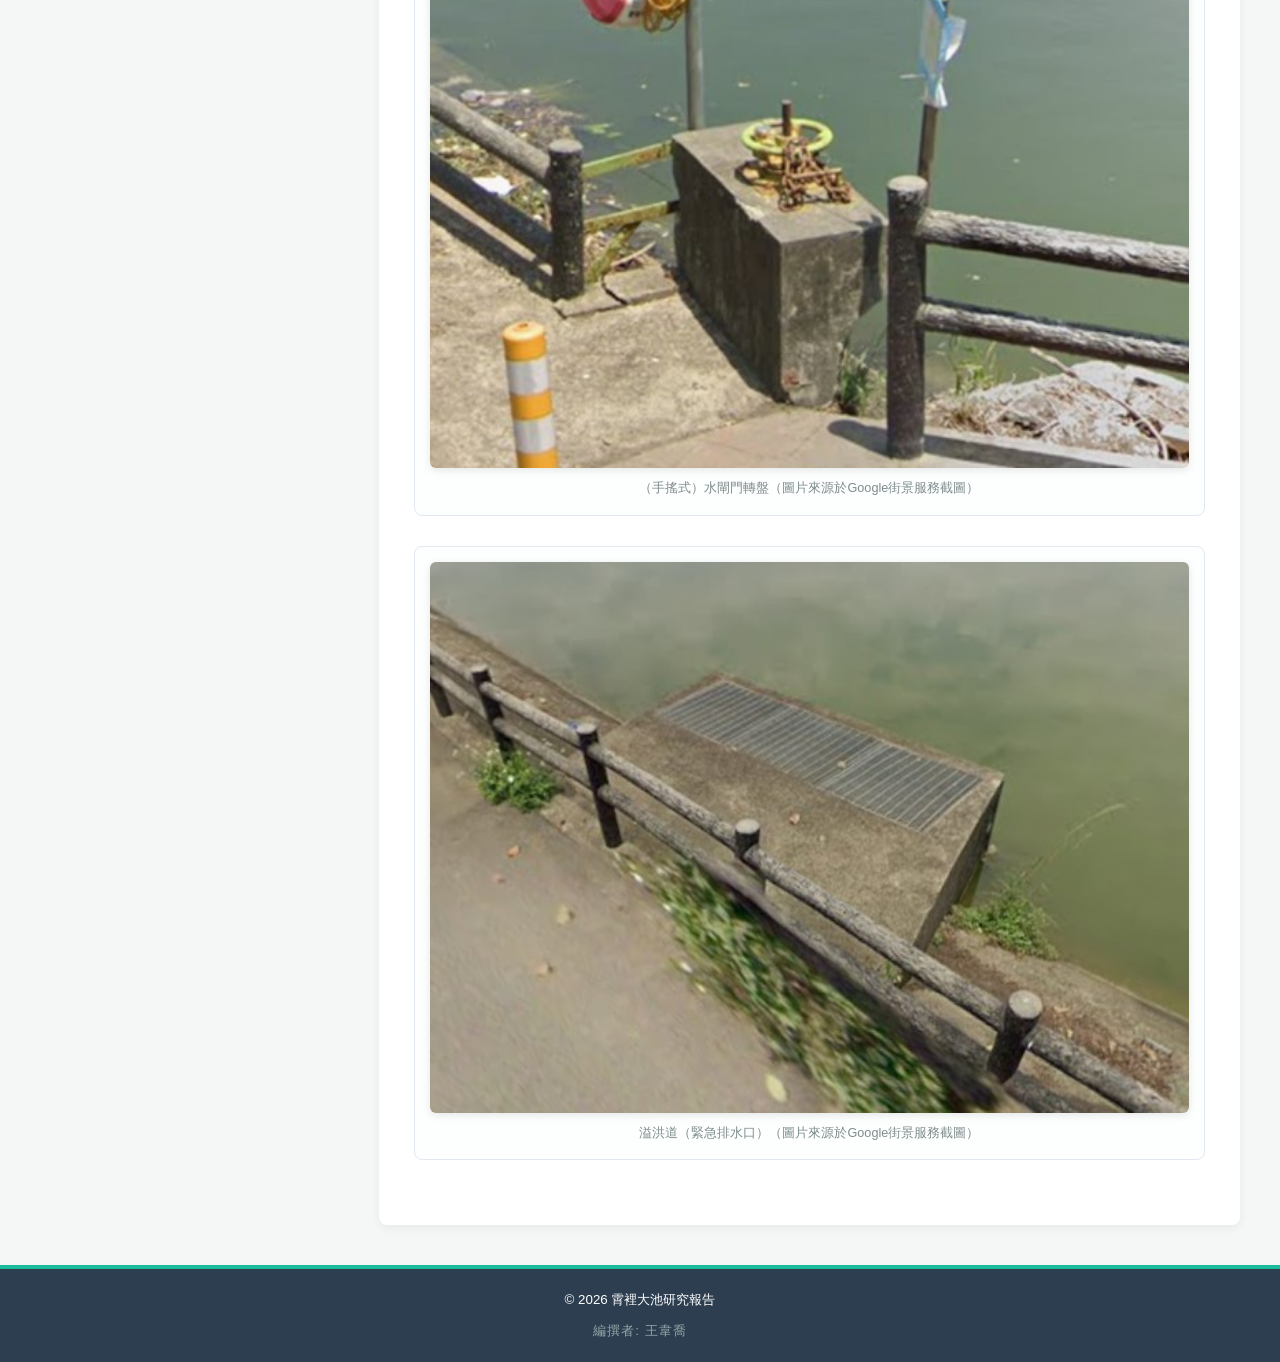
<file: pondMap.html>
<!DOCTYPE html>
<html lang="zh-TW">
<head>
    <meta charset="UTF-8">
    <meta name="viewport" content="width=device-width, initial-scale=1.0">
    <title>地景與水利 - 霄裡大池水利導覽</title>
    <link rel="stylesheet" href="style.css">
</head>
<body>

    <header class="site-header">
        <h1>霄裡大池・埤塘誌</h1>
        <p>運算思維的核心：探尋埤塘給水、構造與分水邏輯</p>
    </header>

    <nav class="navigation">
        <a href="index.html">關於霄裡大池</a>
        <a href="pondMap.html" class="active">埤塘地圖與水利</a>
        <div class="dropdown">
            <a href="#" class="">生態調查 ▼</a>
            <div class="dropdown-content">
                <a href="ecologyBirds.html" class="">鳥類生態</a>
                <a href="ecologyPlants.html" class="">植物生態</a>
                <a href="ecologyInsects.html" class="">昆蟲與水質</a>
            </div>
        </div>
        <a href="historyCulture.html">人文歷史</a>
        <a href="interactiveTasks.html">互動任務</a>
    </nav>

    <div class="container">
        
        <aside class="sidebar">
            <h3>水利構造觀察提示</h3>
            <p><strong>現實田野挑戰：</strong> 現代水利設施多已轉入地下管線或電動化，外觀通常呈現為不起眼的水泥小房子。</p>
            <p><strong>溯源策略：</strong> 若在現地找不到明顯構造，可沿著岸邊步行，尋找「水流動的聲音」或水泥管口，順著水溝去追蹤進出水路。</p>
        </aside>

        <main class="main-content">
            <h2>地圖、地景與水利系統</h2>
            
            <h3>地理位置與導覽地圖</h3>
           <p>本專題田野調查之核心地理坐標與地圖標記，可透過下方地圖進行互動操作，亦可點擊連結開啟官方網址：</p>
<p>👉 <a href="https://maps.google.com/?q=霄裡大池" target="_blank">點此開啟 霄裡大池 Google Maps 官方網頁</a></p>

<div class="map-container" style="margin: 20px 0; text-align: center;">
    <iframe 
        src="https://www.google.com/maps/embed?pb=!1m18!1m12!1m3!1d1950.6216732317953!2d121.2542051565405!3d24.913512444450657!2m3!1f0!2f0!3f0!3m2!1i1024!2i768!4f13.1!3m3!1m2!1s0x3468229be98c3b89%3A0x495a78765a996626!2z6ZyE6KOh5aSn5rGg77yI6ZyE6KOh5rGg77yJ!5e1!3m2!1szh-TW!2stw!4v1781028935198!5m2!1szh-TW!2stw" 
        width="100%" 
        height="450" 
        style="border:0; border-radius: 8px; box-shadow: 0 4px 8px rgba(0,0,0,0.1);" 
        allowfullscreen="" 
        loading="lazy" 
        referrerpolicy="no-referrer-when-downgrade">
    </iframe>
    <p style="font-size: 10pt; color: #666; margin-top: 8px;">圖：霄裡大池位置互動地圖（可直接在畫面上放大縮小與拖曳）</p>
</div>

            <h3>給水系統：石門大圳與天然湧泉的雙重脈絡</h3>
            <p>霄裡大池的給水網路極具特色，在現代桃園水利系統架隔中，它隸屬於<strong>石門大圳</strong>給水區的幹線系統，主要負責承接與調節石門大圳霄裡導水路引入的人工水源。除了仰賴大圳渠道系統的規律化補給外，霄裡大池更得天獨厚地坐落於地下水層豐富的「天然湧泉帶」上。這群源源不絕的地下清泉，使得大池即便在冬季或大圳非供水的枯水期，依然能夠常年保持清澈且穩定的極高蓄水量，是桃園「千塘之鄉」中極少數兼具人工大圳引水與天然地下湧泉雙重補給的模範指標埤塘。</p>

            <h3>關鍵構造：進水口、出水口與溢洪道</h3>
            <p>透過現地水利設施的精準盤點，霄裡大池維持日常蓄水與防汛安全依賴三大核心幾何水利構造：</p>
            <ul>
                <li><strong>進水口：</strong> 位於池塘南側至西南側（鄰近洪圳路與龍南路交叉口的高地），此處匯聚了自然湧泉與山腳溪水，也設有銜接石門大圳導水路（霄裡大圳）的水泥箱涵（或橋墩引道），其為埋在馬路底下的方形大水管，負責讓水流安全地從馬路下方鑽過去，流入池塘。</li>
                <li><strong>（灌溉）出水口：</strong> 位於池塘正北側（靠近浮覓街）的地勢低窪處，設有作為霄裡大圳灌溉系統源頭的（手搖式）水閘門轉盤，透過手動旋轉綠色轉盤，其下方連接著一根垂直的金屬螺桿，會把水底下的鐵製閘門板往上拉開，將大池池水導引至下游八德、中壢一帶的農田渠道。</li>
                <li><strong>溢洪道（緊急排水口）：</strong> 位於池塘的正東側（排水道連結霄裡大池與霄裡大圳），當極端暴雨或颱風導致池內水位迅速飆升，到達能淹過溢流孔的高度時，多餘的池水會透過流入孔間來排入鄰邊霄裡大圳的水道中，從而達到保護大池堤防的作用，不讓湖水溢出來淹到馬路上，是極佳的自動化防災設施。</li>
            </ul>

            <div class="image-block">
                <img src="images/霄裡大池溢洪道與進出水口位置及水流流向.jpg" alt="霄裡大池溢洪道與進出水口位置及水流流向">
                <p class="img-source">霄裡大池附近水道及水流方向位置（Google地圖電繪）</p>
            </div>

            <div class="image-block">
                <img src="images/位於霄裡大池南側至西南側進水口水泥箱涵（或橋墩引道）的頂蓋.jpg" alt="位於霄裡大池南側至西南側進水口水泥箱涵（或橋墩引道）的頂蓋">
                <p class="img-source">進水口水泥箱涵（或橋墩引道）的頂蓋:因為水流從大馬路底下衝出來時力量很大，所以增加這塊平面的水泥結構用來穩固橋體、防止地基和池岸被大水掏空沖垮（圖片來源於Google街景服務截圖）</p>
            </div>

            <div class="image-block">
                <img src="images/位於霄裡大池正北側的出水口，透過控制（手搖式）水閘門轉盤可灌溉下游農田.jpg" alt="位於霄裡大池正北側的出水口，透過控制（手搖式）水閘門轉盤可灌溉下游農田">
                <p class="img-source">（手搖式）水閘門轉盤（圖片來源於Google街景服務截圖）</p>
            </div>

                        <div class="image-block">
                <img src="images/位於霄裡大池正東側的溢洪道（緊急排水口）.jpg" alt="位於霄裡大池正東側的溢洪道（緊急排水口）">
                <p class="img-source">溢洪道（緊急排水口）（圖片來源於Google街景服務截圖）</p>
            </div>

        </main>
    </div>

    <footer>
        <p>© 2026 霄裡大池研究報告</p>
        <p style="font-size: 10pt; color: #95a5a6; margin-top: 8px; letter-spacing: 1px;">編撰者: 王韋喬</p>
    </footer>

</body>
</html>
</file>
<file: style.css>
/* style.css */
* {
    box-sizing: border-box;
    margin: 0;
    padding: 0;
}

body {
    font-family: "微軟正黑體", "Microsoft JhengHei", sans-serif;
    background-color: #f4f7f6;
    color: #333;
    line-height: 1.7;
}

/* 頭部設計 */
.site-header {
    background-color: #2c3e50;
    color: white;
    padding: 35px 20px;
    text-align: center;
    border-bottom: 4px solid #1abc9c;
}

.site-header h1 {
    font-size: 24pt;
    margin-bottom: 8px;
    letter-spacing: 2px;
}

.site-header p {
    font-size: 12pt;
    color: #bdc3c7;
}

/* 導覽列設計 */
.navigation {
    background-color: #34495e;
    padding: 5px;
    display: flex;
    justify-content: center;
    flex-wrap: wrap;
    position: sticky;
    top: 0;
    z-index: 100;
    box-shadow: 0 2px 5px rgba(0,0,0,0.1);
}

.navigation a {
    color: white;
    text-decoration: none;
    padding: 12px 22px;
    margin: 5px;
    display: inline-block;
    font-size: 11pt;
    transition: all 0.3s ease;
    border-radius: 4px;
}

.navigation a:hover, .navigation a.active {
    background-color: #1abc9c;
    color: white;
}

/* 兩層選單 (下拉式) */
.dropdown {
    position: relative;
    display: inline-block;
}

.dropdown-content {
    display: none;
    position: absolute;
    background-color: #ffffff;
    min-width: 160px;
    box-shadow: 0px 8px 16px 0px rgba(0,0,0,0.15);
    z-index: 105;
    border-radius: 4px;
    overflow: hidden;
    top: 100%;
}

.dropdown-content a {
    color: #333 !important;
    padding: 12px 16px;
    margin: 0;
    display: block;
    text-align: left;
    border-bottom: 1px solid #eee;
    border-radius: 0;
}

.dropdown-content a:last-child {
    border-bottom: none;
}

.dropdown-content a:hover, .dropdown-content a.sub-active {
    background-color: #ecf0f1;
    color: #1abc9c !important;
    font-weight: bold;
}

.dropdown:hover .dropdown-content {
    display: block;
}

/* 響應式排版 (RWD) 核心容器 */
.container {
    width: 95%;
    max-width: 1200px;
    margin: 30px auto;
    display: flex;
    flex-wrap: wrap; 
    gap: 25px;
}

/* 側邊欄與主要內容區 */
.sidebar {
    flex: 1;
    min-width: 280px;
    background-color: #ffffff;
    padding: 25px;
    border-radius: 8px;
    box-shadow: 0 3px 10px rgba(0,0,0,0.06);
    height: fit-content;
    border-top: 4px solid #34495e;
}

.sidebar h3 {
    font-size: 14pt;
    color: #2c3e50;
    margin-bottom: 15px;
    padding-bottom: 8px;
    border-bottom: 2px solid #ecf0f1;
}

.sidebar p {
    font-size: 10.5pt;
    margin-bottom: 12px;
    color: #555;
}

.sidebar ul {
    margin-left: 20px;
    margin-bottom: 15px;
}

.sidebar li {
    font-size: 10.5pt;
    margin-bottom: 8px;
    color: #555;
}

.main-content {
    flex: 3;
    min-width: 350px;
    background-color: #ffffff;
    padding: 35px;
    border-radius: 8px;
    box-shadow: 0 3px 10px rgba(0,0,0,0.06);
    border-top: 4px solid #1abc9c;
}

.main-content h2 {
    font-size: 18pt;
    color: #2c3e50;
    margin-bottom: 20px;
    padding-left: 10px;
    border-left: 5px solid #1abc9c;
}

.main-content h3 {
    font-size: 14pt;
    color: #34495e;
    margin-top: 25px;
    margin-bottom: 12px;
    background-color: #f8f9fa;
    padding: 8px 12px;
    border-radius: 4px;
}

.main-content p {
    font-size: 11pt;
    margin-bottom: 15px;
    text-align: justify;
}

/* 圖片與區塊設計 */
.image-block {
    text-align: center;
    margin: 20px 0 30px 0;
    background-color: #fdfefe;
    padding: 15px;
    border-radius: 8px;
    border: 1px solid #e2e8f0;
}

.image-block img {
    max-width: 100%;
    height: auto;
    border-radius: 6px;
    box-shadow: 0 2px 8px rgba(0,0,0,0.1);
}

.img-source {
    font-size: 9.5pt !important;
    color: #7f8c8d;
    margin-top: 10px !important;
    margin-bottom: 0 !important;
    text-align: center !important;
}

.img-source a {
    color: #3498db;
    text-decoration: none;
}

.img-source a:hover {
    text-decoration: underline;
}

/* 生態卡片格線 */
.card-container {
    display: grid;
    grid-template-columns: repeat(auto-fill, minmax(220px, 1fr));
    gap: 20px;
    margin-top: 20px;
}

.card {
    background-color: #ffffff;
    border: 1px solid #e2e8f0;
    border-radius: 8px;
    overflow: hidden;
    box-shadow: 0 2px 5px rgba(0,0,0,0.05);
    transition: transform 0.3s ease, box-shadow 0.3s ease;
    cursor: pointer; /* 滑鼠移過去顯示手指，表示可點擊 */
}

.card:hover {
    transform: translateY(-5px);
    box-shadow: 0 5px 15px rgba(0,0,0,0.1);
}

.card img {
    width: 100%;
    height: 160px;
    object-fit: cover;
    background-color: #e2e8f0;
}

.card h4 {
    font-size: 12pt;
    color: #2c3e50;
    padding: 12px 15px 5px 15px;
    text-align: center;
}

/* 鳥類卡片點擊展開特效 (新增) */
.click-hint {
    font-size: 9.5pt;
    color: #e67e22;
    text-align: center;
    padding-bottom: 15px;
    transition: opacity 0.3s;
    font-weight: bold;
}

.card-details {
    display: none; /* 預設隱藏 */
    border-top: 1px dashed #e2e8f0;
    margin: 0 15px;
    padding: 10px 0 15px 0;
}

.card-details p {
    font-size: 10pt;
    color: #666;
    line-height: 1.6;
    margin: 0;
    text-align: justify;
}

/* 當卡片加上 active-card 類別時的狀態 */
.active-card .card-details {
    display: block;
    animation: fadeIn 0.4s ease;
}

.active-card .click-hint {
    display: none; /* 展開後隱藏提示文字 */
}

@keyframes fadeIn {
    from { opacity: 0; transform: translateY(-5px); }
    to { opacity: 1; transform: translateY(0); }
}


/* 互動任務樣式 */
.quiz-block {
    background-color: #fdfefe;
    border: 1px solid #d5dbdb;
    border-radius: 6px;
    padding: 20px;
    margin-bottom: 20px;
}

.quiz-question {
    font-weight: bold;
    font-size: 11.5pt;
    color: #2c3e50;
    margin-bottom: 12px;
}

.quiz-options {
    list-style-type: none;
    margin-bottom: 12px;
}

.quiz-options li {
    padding: 8px 12px;
    background-color: #f4f6f6;
    margin-bottom: 6px;
    border-radius: 4px;
    font-size: 10.5pt;
    cursor: pointer;
    transition: background-color 0.2s;
}

.quiz-options li:hover {
    background-color: #eaeded;
}

.quiz-ans {
    font-size: 10pt;
    color: #27ae60;
    background-color: #e8f8f5;
    padding: 10px;
    border-left: 4px solid #2cc990;
    border-radius: 0 4px 4px 0;
    margin-top: 10px;
}

/* 頁尾 */
footer {
    background-color: #2c3e50;
    color: white;
    text-align: center;
    padding: 20px;
    margin-top: 40px;
    border-top: 4px solid #1abc9c;
}

footer p {
    font-size: 10pt;
    margin: 0;
}

/* 響應式斷點設定 (RWD) */
@media (max-width: 768px) {
    .container {
        flex-direction: column;
    }
    .sidebar, .main-content {
        width: 100%;
    }
    .site-header h1 {
        font-size: 18pt;
    }
}

/* 強制讓所有圖片區塊內的照片放大至與網頁外框完全重合 */
.image-block img {
    width: 100% !important;
    height: auto !important;
    display: block;
}
</file>
